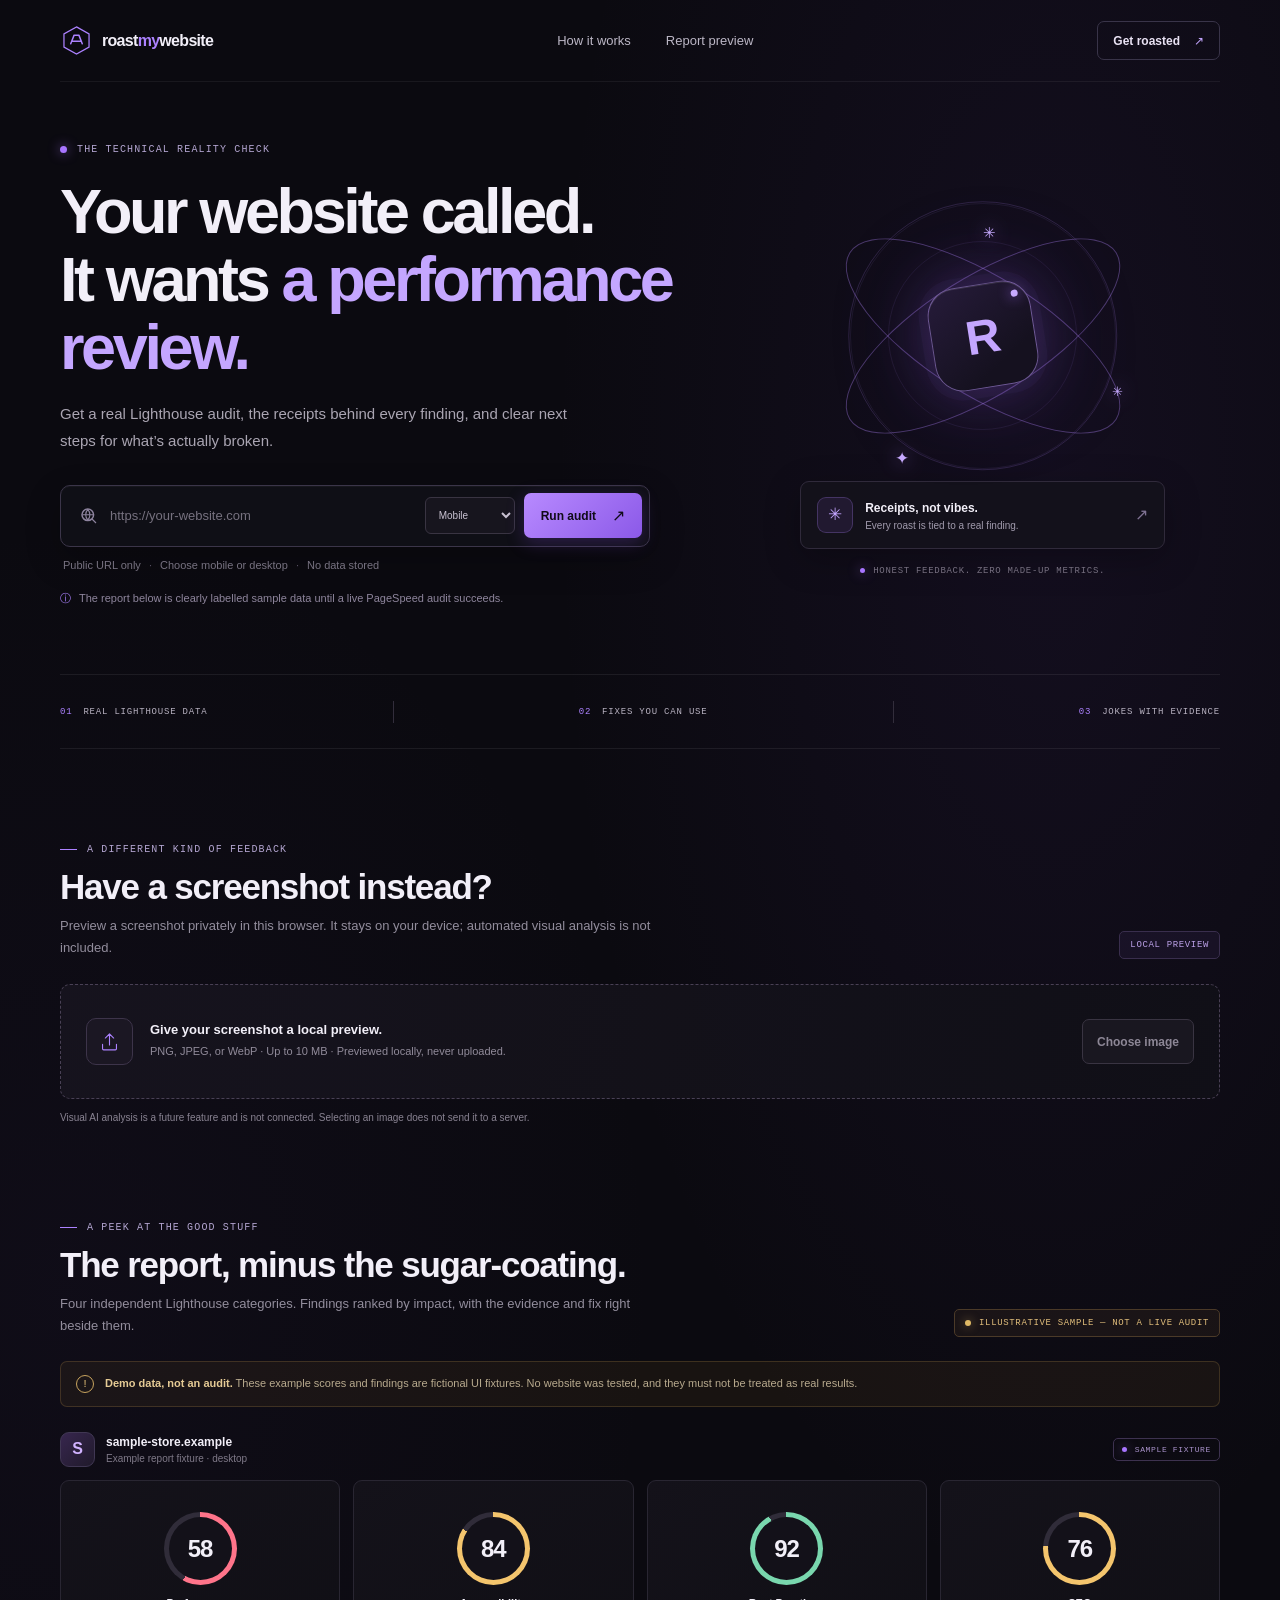
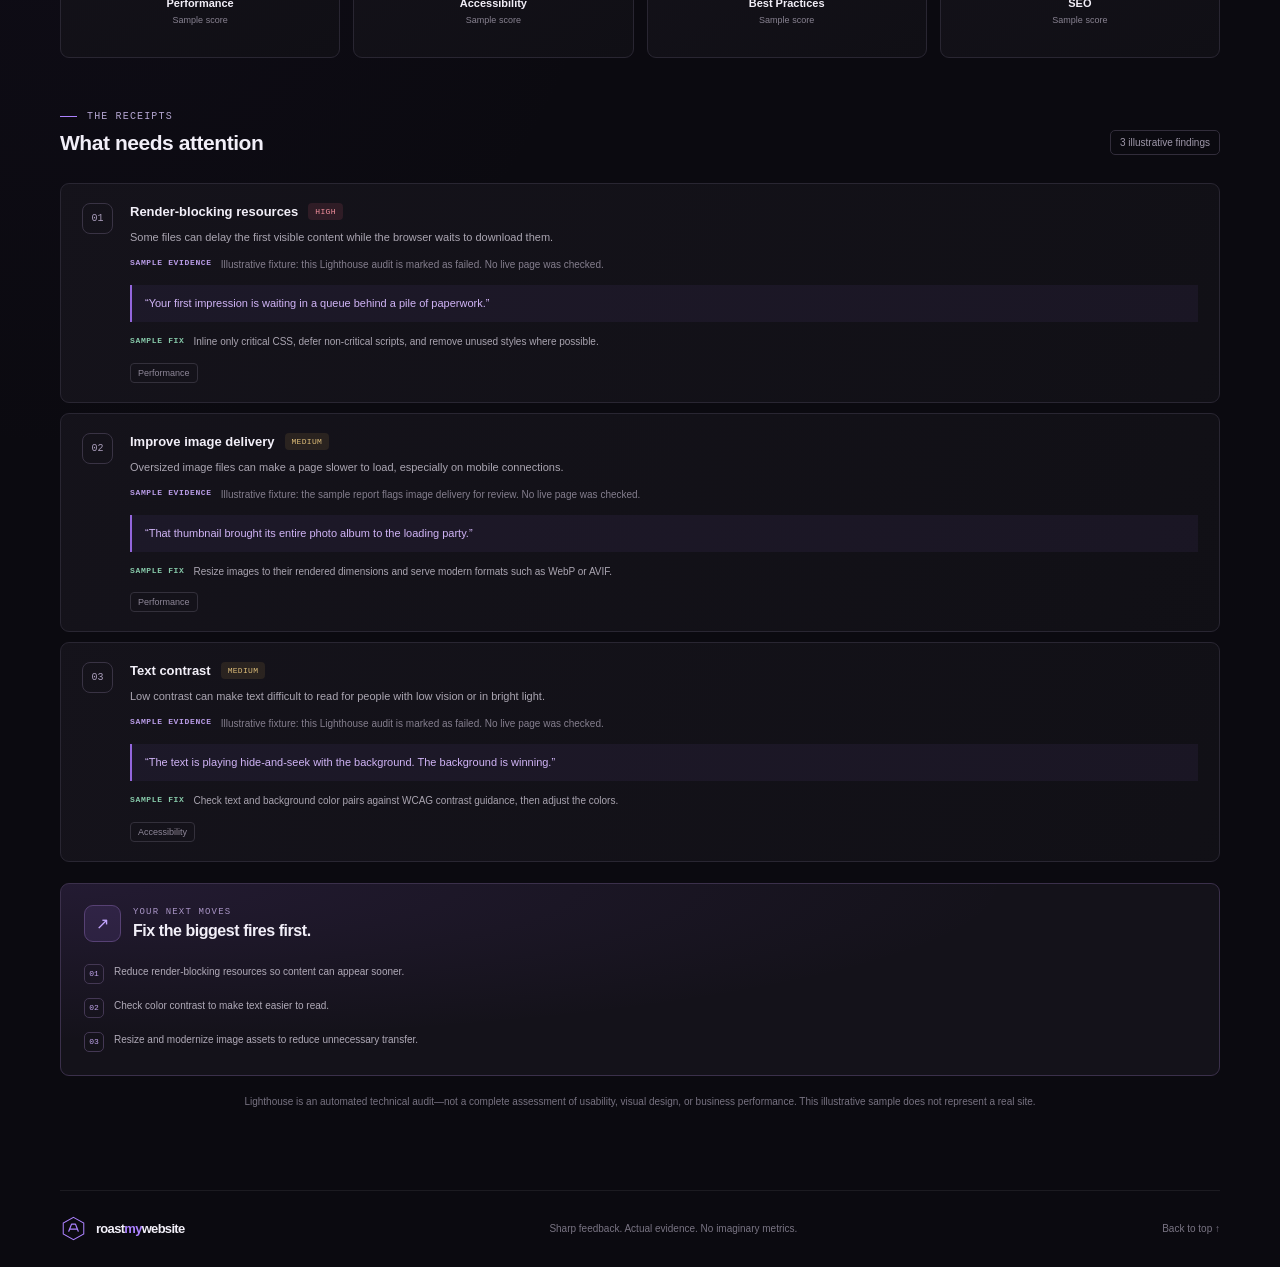
<file: index.html>
<!doctype html>
<html lang="en">
  <head>
    <meta charset="utf-8">
    <meta name="viewport" content="width=device-width, initial-scale=1">
    <meta name="theme-color" content="#0b0a10">
    <meta
      name="description"
      content="Real Lighthouse website audits, evidence-led findings, and practical fixes."
    >
    <title>Roast My Website — honest audits, sharper feedback</title>
    <link rel="stylesheet" href="./static/css/styles.css">
    <script src="./static/js/sample-report.js" defer></script>
    <script src="./static/js/screenshot.js" defer></script>
    <script src="./static/js/app.js" defer></script>
  </head>
  <body>
    <a class="skip-link" href="#main">Skip to content</a>
    <div class="site-shell">
      <header class="site-header">
        <a class="brand" href="#" aria-label="Roast My Website home">
          <span class="brand-mark" aria-hidden="true">
            <svg viewBox="0 0 40 40" fill="none">
              <path d="M20 3.5 35.2 12v16L20 36.5 4.8 28V12L20 3.5Z" stroke="currentColor" stroke-width="1.5"/>
              <path d="m13 24 4.1-10.5h5.8L27 24m-11.6-3.1h9.2" stroke="currentColor" stroke-width="1.8" stroke-linecap="round" stroke-linejoin="round"/>
            </svg>
          </span>
          <span class="brand-name">roast<span>my</span>website</span>
        </a>

        <nav class="main-nav" aria-label="Main navigation">
          <a href="#how-it-works">How it works</a>
          <a href="#sample-report">Report preview</a>
        </nav>
        <a class="header-cta" href="#audit">Get roasted <span aria-hidden="true">↗</span></a>
      </header>

      <main id="main">
        <section class="hero" id="audit" aria-labelledby="hero-title">
          <div class="hero-copy">
            <div class="eyebrow"><span class="status-dot"></span> THE TECHNICAL REALITY CHECK</div>
            <h1 id="hero-title">Your website called.<br>It wants <span>a performance review.</span></h1>
            <p class="hero-description">
              Get a real Lighthouse audit, the receipts behind every finding, and clear next steps for what’s actually broken.
            </p>
            <form class="audit-form" id="audit-form" novalidate>
              <label class="visually-hidden" for="website-url">Website URL</label>
              <span class="input-icon" aria-hidden="true">
                <svg viewBox="0 0 20 20" fill="none">
                  <circle cx="8.8" cy="8.8" r="5.8" stroke="currentColor" stroke-width="1.5"/>
                  <path d="m13 13 4 4M3.5 8.8h10.6M8.8 3.5c1.4 1.5 2.1 3.2 2.1 5.3s-.7 3.8-2.1 5.3M8.8 3.5C7.4 5 6.7 6.7 6.7 8.8s.7 3.8 2.1 5.3" stroke="currentColor" stroke-width="1.1"/>
                </svg>
              </span>
              <input
                id="website-url"
                name="url"
                type="url"
                placeholder="https://your-website.com"
                autocomplete="url"
                spellcheck="false"
                aria-describedby="url-hint url-error"
                required
              >
              <label class="visually-hidden" for="audit-strategy">Audit device</label>
              <select id="audit-strategy" name="strategy" aria-label="Audit device">
                <option value="mobile">Mobile</option>
                <option value="desktop">Desktop</option>
              </select>
              <button class="button button-primary" type="submit">
                <span>Run audit</span><span aria-hidden="true">↗</span>
              </button>
            </form>
            <p class="form-hint" id="url-hint">Public URL only <span aria-hidden="true">·</span> Choose mobile or desktop <span aria-hidden="true">·</span> No data stored</p>
            <p class="form-error" id="url-error" role="alert" hidden></p>
            <p class="audit-status" id="audit-status" role="status" aria-live="polite" hidden></p>
            <p class="prototype-note" id="prototype-note">
              <span aria-hidden="true">ⓘ</span> The report below is clearly labelled sample data until a live PageSpeed audit succeeds.
            </p>
          </div>

          <aside class="hero-aside" aria-label="Audit principles">
            <div class="orbital-art" aria-hidden="true">
              <div class="orbit orbit-one"></div>
              <div class="orbit orbit-two"></div>
              <div class="orbit orbit-three"></div>
              <div class="orbit-core"><span>R</span><i></i></div>
              <span class="orbit-spark spark-one">✳</span>
              <span class="orbit-spark spark-two">✳</span>
              <span class="orbit-spark spark-three">✦</span>
            </div>
            <div class="principle-card">
              <div class="principle-icon" aria-hidden="true">✳</div>
              <div>
                <strong>Receipts, not vibes.</strong>
                <p>Every roast is tied to a real finding.</p>
              </div>
              <span class="principle-arrow" aria-hidden="true">↗</span>
            </div>
            <div class="aside-footnote"><span class="status-dot"></span> HONEST FEEDBACK. ZERO MADE-UP METRICS.</div>
          </aside>
        </section>

        <section class="section-divider" id="how-it-works" aria-label="Product principles">
          <div><span class="divider-number">01</span><span>REAL LIGHTHOUSE DATA</span></div>
          <span class="divider-line" aria-hidden="true"></span>
          <div><span class="divider-number">02</span><span>FIXES YOU CAN USE</span></div>
          <span class="divider-line" aria-hidden="true"></span>
          <div><span class="divider-number">03</span><span>JOKES WITH EVIDENCE</span></div>
        </section>

        <section class="screenshot-section" aria-labelledby="screenshot-title">
          <div class="section-heading">
            <div>
              <p class="eyebrow"><span class="eyebrow-dash"></span> A DIFFERENT KIND OF FEEDBACK</p>
              <h2 id="screenshot-title">Have a screenshot instead?</h2>
              <p class="section-description">Preview a screenshot privately in this browser. It stays on your device; automated visual analysis is not included.</p>
            </div>
            <span class="phase-chip">LOCAL PREVIEW</span>
          </div>
          <div class="upload-panel">
            <div class="upload-icon" aria-hidden="true">
              <svg viewBox="0 0 36 36" fill="none">
                <path d="M18 23V7m0 0-6 6m6-6 6 6M8 22v6.5c0 .8.7 1.5 1.5 1.5h17c.8 0 1.5-.7 1.5-1.5V22" stroke="currentColor" stroke-width="1.6" stroke-linecap="round" stroke-linejoin="round"/>
              </svg>
            </div>
            <div class="upload-copy">
              <strong>Give your screenshot a local preview.</strong>
              <span>PNG, JPEG, or WebP · Up to 10 MB · Previewed locally, never uploaded.</span>
            </div>
            <input class="visually-hidden" id="screenshot-input" type="file" accept=".png,.jpg,.jpeg,.webp,image/png,image/jpeg,image/webp" aria-describedby="screenshot-help screenshot-status">
            <label class="button button-secondary upload-button" for="screenshot-input">Choose image</label>
          </div>
          <p class="screenshot-help" id="screenshot-help">Visual AI analysis is a future feature and is not connected. Selecting an image does not send it to a server.</p>
          <p class="screenshot-status" id="screenshot-status" role="status" aria-live="polite"></p>
          <div class="screenshot-preview" id="screenshot-preview" hidden>
            <div class="screenshot-preview-image">
              <img id="screenshot-image" alt="Local preview of the selected website screenshot">
            </div>
            <div class="screenshot-preview-details">
              <div>
                <strong id="screenshot-filename"></strong>
                <span id="screenshot-filesize"></span>
              </div>
              <button class="button button-secondary screenshot-clear" id="screenshot-clear" type="button">Remove image</button>
            </div>
          </div>
        </section>

        <section class="report-section" id="sample-report" aria-labelledby="report-title">
          <div class="section-heading report-heading">
            <div>
              <p class="eyebrow"><span class="eyebrow-dash"></span> A PEEK AT THE GOOD STUFF</p>
              <h2 id="report-title">The report, minus the sugar-coating.</h2>
              <p class="section-description">Four independent Lighthouse categories. Findings ranked by impact, with the evidence and fix right beside them.</p>
            </div>
            <span class="sample-badge" id="report-badge"><span class="sample-dot"></span> ILLUSTRATIVE SAMPLE — NOT A LIVE AUDIT</span>
          </div>

          <div class="sample-banner" id="sample-banner" role="note">
            <span class="sample-banner-icon" aria-hidden="true">!</span>
            <p><strong>Demo data, not an audit.</strong> These example scores and findings are fictional UI fixtures. No website was tested, and they must not be treated as real results.</p>
          </div>

          <div class="report-meta">
            <div class="report-site">
              <span class="site-favicon" id="site-favicon" aria-hidden="true">S</span>
              <div><strong id="report-site-name">sample-store.example</strong><span id="report-site-meta">Example report fixture · Desktop</span></div>
            </div>
            <span class="report-meta-label" id="report-source"><span class="status-dot"></span> SAMPLE FIXTURE</span>
          </div>

          <div class="score-grid" id="score-grid" aria-label="Illustrative Lighthouse category scores"></div>

          <div class="findings-header">
            <div>
              <p class="eyebrow"><span class="eyebrow-dash"></span> THE RECEIPTS</p>
              <h3>What needs attention</h3>
            </div>
            <span class="finding-count" id="finding-count"></span>
          </div>
          <div class="audit-status-summary" id="audit-status-summary" aria-label="Lighthouse audit status counts" hidden></div>
          <p class="audit-status-explainer" id="audit-status-explainer" hidden>
            Only automatically scored failures are listed below. Manual or informational audits are not counted as passes; unavailable includes missing data and checks Lighthouse did not automatically score.
          </p>
          <div class="findings-list" id="findings-list"></div>

          <aside class="priority-card" id="priority-card" aria-labelledby="priority-title">
            <div class="priority-heading">
              <span class="priority-icon" aria-hidden="true">↗</span>
              <div>
                <p class="eyebrow">YOUR NEXT MOVES</p>
                <h3 id="priority-title">Fix the biggest fires first.</h3>
              </div>
            </div>
            <p class="priority-intro" id="priority-intro" hidden>
              Categories appear from lowest to highest reported Lighthouse score. Within each category, failed checks are ordered by Lighthouse scoring weight; weights are not compared across categories.
            </p>
            <ol class="priority-list" id="priority-list"></ol>
          </aside>
          <p class="report-disclaimer" id="report-disclaimer">Lighthouse is an automated technical audit—not a complete assessment of usability, visual design, or business performance. This illustrative sample does not represent a real site.</p>
        </section>
      </main>

      <footer class="site-footer">
        <a class="brand footer-brand" href="#" aria-label="Roast My Website home">
          <span class="brand-mark" aria-hidden="true">
            <svg viewBox="0 0 40 40" fill="none">
              <path d="M20 3.5 35.2 12v16L20 36.5 4.8 28V12L20 3.5Z" stroke="currentColor" stroke-width="1.5"/>
              <path d="m13 24 4.1-10.5h5.8L27 24m-11.6-3.1h9.2" stroke="currentColor" stroke-width="1.8" stroke-linecap="round" stroke-linejoin="round"/>
            </svg>
          </span>
          <span class="brand-name">roast<span>my</span>website</span>
        </a>
        <p>Sharp feedback. Actual evidence. No imaginary metrics.</p>
        <a class="footer-top" href="#main">Back to top ↑</a>
      </footer>
    </div>
  </body>
</html>
</file>
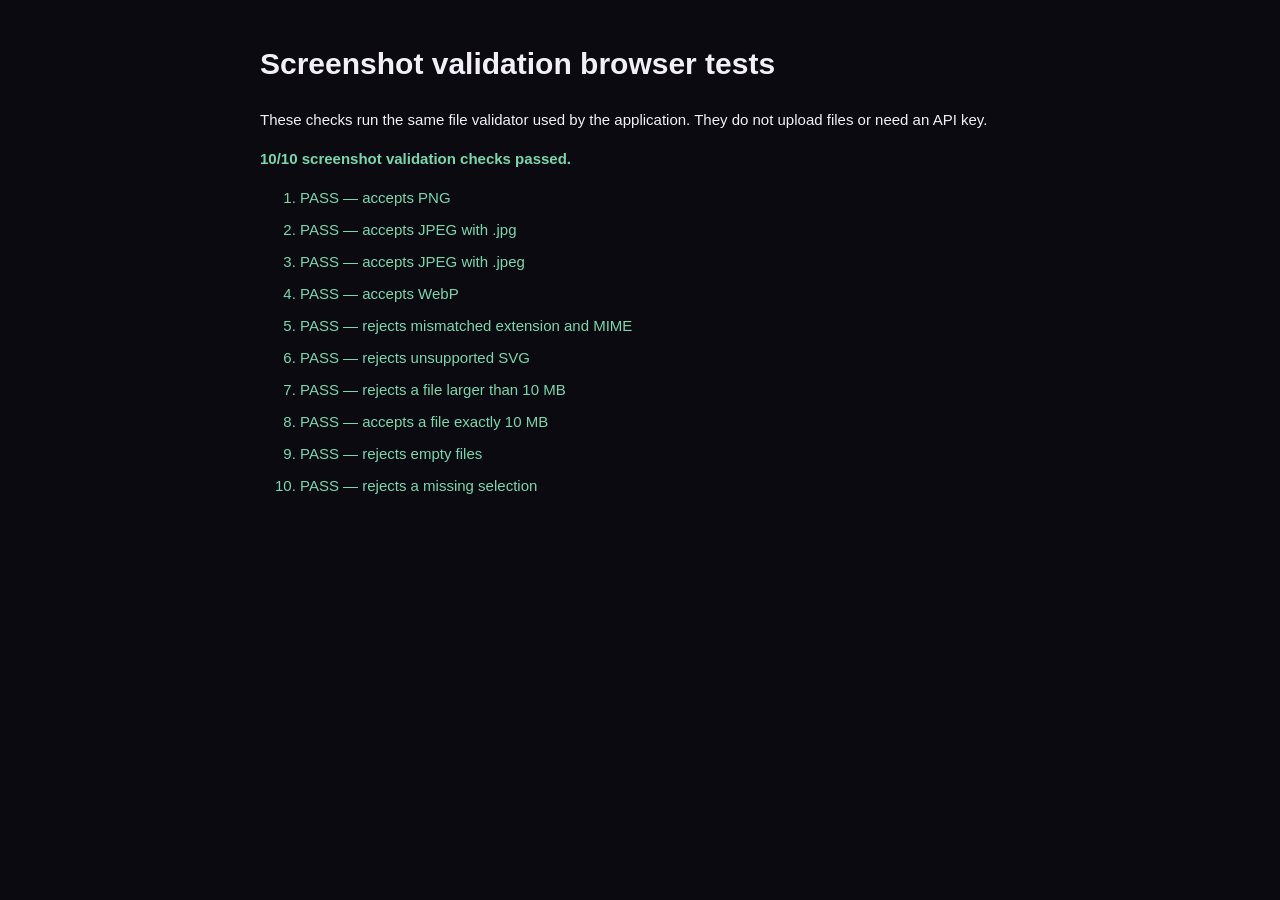
<file: tests/browser-tests.html>
<!doctype html>
<html lang="en">
  <head>
    <meta charset="utf-8">
    <meta name="viewport" content="width=device-width, initial-scale=1">
    <title>Roast My Website — browser tests</title>
    <style>
      body {
        max-width: 760px;
        margin: 40px auto;
        padding: 0 20px;
        background: #0b0a10;
        color: #f2eff8;
        font: 15px/1.6 "Segoe UI", sans-serif;
      }
      li {
        margin: 8px 0;
      }
      .pass {
        color: #79d7ae;
      }
      .fail {
        color: #ff748a;
      }
      #summary {
        font-weight: 700;
      }
    </style>
    <script src="../static/js/screenshot.js" defer></script>
    <script src="browser-tests.js" defer></script>
  </head>
  <body>
    <main>
      <h1>Screenshot validation browser tests</h1>
      <p>These checks run the same file validator used by the application. They do not upload files or need an API key.</p>
      <p id="summary" role="status" aria-live="polite">Running checks…</p>
      <ol id="results"></ol>
    </main>
  </body>
</html>
</file>
<file: static/css/styles.css>
:root {
  color-scheme: dark;
  --bg: #0b0a10;
  --surface: #111017;
  --surface-raised: #15131d;
  --surface-soft: #191621;
  --line: #272431;
  --line-bright: #393449;
  --text: #f2eff8;
  --muted: #a09aac;
  --subtle: #716d7b;
  --purple: #ac82ff;
  --purple-bright: #c4a6ff;
  --purple-dark: #7142d8;
  --rose: #ff748a;
  --amber: #f4c56d;
  --green: #79d7ae;
  --mono: "Cascadia Code", Consolas, monospace;
  --sans: "Segoe UI", Arial, sans-serif;
  --display: "Bahnschrift", "Segoe UI", Arial, sans-serif;
  font-family: var(--sans);
  background: var(--bg);
  color: var(--text);
  font-synthesis: none;
  text-rendering: optimizeLegibility;
  -webkit-font-smoothing: antialiased;
}

* {
  box-sizing: border-box;
}

html {
  scroll-behavior: smooth;
  scroll-padding-top: 88px;
}

body {
  min-width: 320px;
  margin: 0;
  background:
    radial-gradient(ellipse at 82% 16%, rgb(91 50 154 / 11%), transparent 31rem),
    radial-gradient(ellipse at 5% 45%, rgb(62 40 102 / 9%), transparent 37rem),
    var(--bg);
}

button,
input {
  font: inherit;
}

button,
a,
input {
  -webkit-tap-highlight-color: transparent;
}

a {
  color: inherit;
  text-decoration: none;
}

button:focus-visible,
a:focus-visible,
input:focus-visible {
  outline: 2px solid var(--purple-bright);
  outline-offset: 4px;
}

.site-shell {
  width: min(1160px, calc(100% - 64px));
  margin-inline: auto;
}

.skip-link,
.visually-hidden {
  position: absolute;
  width: 1px;
  height: 1px;
  padding: 0;
  overflow: hidden;
  clip: rect(0, 0, 0, 0);
  white-space: nowrap;
  border: 0;
}

.skip-link:focus {
  z-index: 10;
  top: 12px;
  left: 12px;
  width: auto;
  height: auto;
  padding: 10px 14px;
  clip: auto;
  background: var(--surface-raised);
}

.site-header {
  display: flex;
  height: 82px;
  align-items: center;
  justify-content: space-between;
  border-bottom: 1px solid rgb(255 255 255 / 6%);
}

.brand {
  display: inline-flex;
  align-items: center;
  gap: 9px;
}

.brand-mark {
  display: grid;
  width: 33px;
  height: 33px;
  color: var(--purple);
  place-items: center;
}

.brand-mark svg {
  width: 100%;
}

.brand-name {
  font-family: var(--display);
  font-size: 16px;
  font-weight: 700;
  letter-spacing: -0.7px;
}

.brand-name span {
  color: var(--purple);
}

.main-nav {
  display: flex;
  gap: 35px;
  align-items: center;
  color: #bcb7c6;
  font-size: 13px;
}

.main-nav a,
.footer-top {
  transition: color 160ms ease;
}

.main-nav a:hover,
.footer-top:hover {
  color: var(--purple-bright);
}

.header-cta {
  display: inline-flex;
  min-height: 39px;
  align-items: center;
  gap: 14px;
  padding: 0 15px;
  border: 1px solid var(--line-bright);
  border-radius: 7px;
  color: #e9e2f4;
  font-size: 12px;
  font-weight: 600;
  transition: border-color 160ms ease, background 160ms ease;
}

.header-cta:hover {
  border-color: #8e6bcc;
  background: rgb(172 130 255 / 8%);
}

.header-cta span {
  color: var(--purple-bright);
}

.hero {
  position: relative;
  display: grid;
  min-height: 592px;
  grid-template-columns: 1.16fr 0.84fr;
  align-items: center;
  gap: 30px;
  padding: 56px 0 61px;
}

.hero::before {
  position: absolute;
  z-index: -1;
  top: 5%;
  right: 0;
  width: 57%;
  height: 89%;
  background: radial-gradient(ellipse, rgb(103 56 174 / 12%), transparent 67%);
  content: "";
  pointer-events: none;
}

.eyebrow {
  display: flex;
  align-items: center;
  gap: 10px;
  margin: 0;
  color: #b3a5d0;
  font-family: var(--mono);
  font-size: 10px;
  letter-spacing: 1.15px;
}

.status-dot,
.sample-dot {
  width: 7px;
  height: 7px;
  flex: 0 0 7px;
  border-radius: 50%;
  background: #a875ff;
  box-shadow: 0 0 12px rgb(168 117 255 / 68%);
}

.hero h1 {
  max-width: 690px;
  margin: 22px 0 19px;
  font-family: var(--display);
  font-size: clamp(40px, 5.05vw, 63px);
  font-weight: 600;
  letter-spacing: -3.4px;
  line-height: 1.08;
}

.hero h1 span {
  color: var(--purple-bright);
}

.hero-description {
  max-width: 530px;
  margin: 0;
  color: #aaa5b2;
  font-size: 15px;
  line-height: 1.8;
}

.audit-form {
  display: flex;
  width: min(100%, 590px);
  min-height: 62px;
  align-items: center;
  gap: 9px;
  margin-top: 31px;
  padding: 7px 7px 7px 17px;
  border: 1px solid #3b3549;
  border-radius: 10px;
  background: rgb(17 16 23 / 88%);
  box-shadow: 0 13px 35px rgb(0 0 0 / 23%), inset 0 1px rgb(255 255 255 / 3%);
  transition: border-color 160ms ease, box-shadow 160ms ease;
}

.audit-form:focus-within {
  border-color: #9170c8;
  box-shadow: 0 0 0 3px rgb(172 130 255 / 10%);
}

.input-icon {
  display: grid;
  width: 21px;
  flex: 0 0 21px;
  color: #8e849f;
  place-items: center;
}

.input-icon svg {
  width: 20px;
}

.audit-form input {
  width: 100%;
  min-width: 0;
  border: 0;
  outline: 0;
  background: transparent;
  color: var(--text);
  font-size: 13px;
}

.audit-form select {
  min-height: 37px;
  flex: 0 0 auto;
  padding: 0 22px 0 9px;
  border: 1px solid #393442;
  border-radius: 6px;
  outline: 0;
  background: #17151e;
  color: #c8c1d1;
  font-size: 10px;
}

.audit-form select:focus-visible {
  outline: 2px solid var(--purple-bright);
  outline-offset: 2px;
}

.audit-form input::placeholder {
  color: #76717f;
}

.button {
  display: inline-flex;
  min-height: 45px;
  flex: 0 0 auto;
  align-items: center;
  justify-content: center;
  gap: 16px;
  border: 0;
  border-radius: 7px;
  font-size: 12px;
  font-weight: 700;
}

.button-primary {
  padding: 0 17px;
  background: linear-gradient(135deg, #b88aff, #8b59e8);
  box-shadow: 0 5px 18px rgb(126 72 214 / 27%);
  color: #100b18;
  cursor: pointer;
  transition: filter 160ms ease, transform 160ms ease;
}

.button-primary:hover {
  filter: brightness(1.12);
  transform: translateY(-1px);
}

.button-primary:disabled {
  filter: saturate(0.65);
  opacity: 0.78;
  cursor: wait;
  transform: none;
}

#audit-form[aria-busy="true"] .button-primary::before {
  width: 12px;
  height: 12px;
  border: 1.5px solid rgb(16 11 24 / 38%);
  border-top-color: #100b18;
  border-radius: 50%;
  animation: audit-spinner 700ms linear infinite;
  content: "";
}

@keyframes audit-spinner {
  to {
    transform: rotate(360deg);
  }
}

.button-primary span:last-child {
  font-size: 16px;
}

.form-hint {
  margin: 12px 0 0 3px;
  color: #777281;
  font-size: 11px;
}

.form-hint span {
  padding: 0 5px;
  color: #544e60;
}

.form-error {
  margin: 9px 0 0 3px;
  color: #ff9ba9;
  font-size: 12px;
}

.audit-status {
  margin: 9px 0 0 3px;
  color: #c1a6eb;
  font-size: 11px;
  line-height: 1.6;
}

.prototype-note {
  display: flex;
  align-items: flex-start;
  gap: 8px;
  max-width: 555px;
  margin: 19px 0 0;
  color: #8e859c;
  font-size: 11px;
  line-height: 1.6;
}

.prototype-note span {
  color: var(--purple);
}

.hero-aside {
  position: relative;
  display: flex;
  min-height: 445px;
  flex-direction: column;
  align-items: center;
  justify-content: center;
}

.orbital-art {
  position: relative;
  width: min(350px, 100%);
  aspect-ratio: 1;
  margin-top: -15px;
  filter: drop-shadow(0 0 44px rgb(104 64 171 / 13%));
}

.orbital-art::before,
.orbital-art::after {
  position: absolute;
  border: 1px solid rgb(178 138 246 / 9%);
  border-radius: 50%;
  content: "";
}

.orbital-art::before {
  inset: 12%;
}

.orbital-art::after {
  inset: 23%;
}

.orbit {
  position: absolute;
  inset: 50%;
  width: 90%;
  height: 34%;
  border: 1px solid rgb(174 130 250 / 37%);
  border-radius: 50%;
  transform: translate(-50%, -50%);
}

.orbit-one {
  transform: translate(-50%, -50%) rotate(32deg);
}

.orbit-two {
  transform: translate(-50%, -50%) rotate(-32deg);
}

.orbit-three {
  width: 77%;
  height: 77%;
  border-color: rgb(174 130 250 / 18%);
}

.orbit-core {
  position: absolute;
  top: 50%;
  left: 50%;
  display: grid;
  width: 104px;
  height: 104px;
  border: 1px solid rgb(191 155 255 / 50%);
  border-radius: 28px;
  background: linear-gradient(145deg, #261b3a, #15111f 73%);
  box-shadow: 0 0 0 9px rgb(146 100 219 / 5%), 0 0 65px rgb(145 94 233 / 30%), inset 0 1px 0 rgb(255 255 255 / 12%);
  color: var(--purple-bright);
  font-family: var(--display);
  font-size: 48px;
  font-weight: 600;
  place-items: center;
  transform: translate(-50%, -50%) rotate(-9deg);
}

.orbit-core i {
  position: absolute;
  top: 10px;
  right: 10px;
  width: 7px;
  height: 7px;
  border-radius: 50%;
  background: #c8aaff;
  box-shadow: 0 0 13px #a66cff;
}

.orbit-spark {
  position: absolute;
  color: #c7aaff;
  text-shadow: 0 0 18px rgb(175 127 255 / 75%);
}

.spark-one {
  top: 18%;
  left: 50%;
  font-size: 15px;
}

.spark-two {
  right: 10%;
  bottom: 32%;
  font-size: 13px;
}

.spark-three {
  bottom: 12%;
  left: 25%;
  font-size: 17px;
}

.principle-card {
  display: flex;
  width: min(365px, 100%);
  align-items: center;
  gap: 12px;
  margin-top: -30px;
  padding: 15px 16px;
  border: 1px solid #302a3b;
  border-radius: 9px;
  background: rgb(20 18 27 / 94%);
  box-shadow: 0 10px 35px rgb(0 0 0 / 25%);
}

.principle-icon {
  display: grid;
  width: 36px;
  height: 36px;
  flex: 0 0 36px;
  border: 1px solid rgb(174 130 250 / 25%);
  border-radius: 9px;
  background: rgb(154 103 240 / 10%);
  color: var(--purple-bright);
  font-size: 17px;
  place-items: center;
}

.principle-card strong {
  font-size: 12px;
  font-weight: 600;
}

.principle-card p {
  margin: 4px 0 0;
  color: var(--muted);
  font-size: 10px;
}

.principle-arrow {
  margin-left: auto;
  color: #807394;
}

.aside-footnote {
  display: flex;
  align-items: center;
  gap: 8px;
  margin-top: 17px;
  color: #777080;
  font-family: var(--mono);
  font-size: 9px;
  letter-spacing: 0.7px;
}

.aside-footnote .status-dot {
  width: 5px;
  height: 5px;
  flex-basis: 5px;
}

.section-divider {
  display: flex;
  min-height: 75px;
  align-items: center;
  justify-content: space-between;
  gap: 22px;
  border-block: 1px solid rgb(255 255 255 / 7%);
  color: #b8b2c1;
  font-family: var(--mono);
  font-size: 9px;
  letter-spacing: 0.8px;
}

.section-divider > div {
  display: flex;
  align-items: center;
  gap: 11px;
  white-space: nowrap;
}

.divider-number {
  color: var(--purple);
}

.divider-line {
  width: 1px;
  height: 22px;
  background: #322d3b;
}

.screenshot-section,
.report-section {
  padding-top: 95px;
}

.section-heading {
  display: flex;
  align-items: flex-end;
  justify-content: space-between;
  gap: 25px;
}

.eyebrow-dash {
  width: 17px;
  height: 1px;
  background: var(--purple);
}

.section-heading h2 {
  margin: 12px 0 8px;
  font-family: var(--display);
  font-size: clamp(25px, 3.2vw, 35px);
  font-weight: 600;
  letter-spacing: -1.2px;
}

.section-description {
  max-width: 610px;
  margin: 0;
  color: #928d9c;
  font-size: 13px;
  line-height: 1.7;
}

.phase-chip,
.sample-badge,
.report-meta-label {
  display: inline-flex;
  align-items: center;
  gap: 8px;
  padding: 8px 10px;
  border: 1px solid #392e4d;
  border-radius: 5px;
  background: rgb(145 96 220 / 7%);
  color: #bca1e8;
  font-family: var(--mono);
  font-size: 9px;
  letter-spacing: 0.65px;
  white-space: nowrap;
}

.upload-panel {
  display: flex;
  min-height: 115px;
  align-items: center;
  gap: 17px;
  margin-top: 25px;
  padding: 22px 25px;
  border: 1px dashed #494055;
  border-radius: 10px;
  background: linear-gradient(105deg, rgb(23 20 30 / 95%), rgb(17 16 23 / 95%));
}

.upload-panel:focus-within {
  border-color: #8c6ac2;
}

.upload-icon {
  display: grid;
  width: 47px;
  height: 47px;
  flex: 0 0 47px;
  border: 1px solid #3d344a;
  border-radius: 10px;
  background: #1b1723;
  color: var(--purple);
  place-items: center;
}

.upload-icon svg {
  width: 25px;
}

.upload-copy {
  display: flex;
  min-width: 0;
  flex-direction: column;
  gap: 6px;
}

.upload-copy strong {
  font-size: 13px;
  font-weight: 600;
}

.upload-copy span {
  color: #918b9a;
  font-size: 11px;
  line-height: 1.6;
}

.button-secondary {
  min-width: 112px;
  margin-left: auto;
  padding: 0 14px;
  border: 1px solid #393442;
  background: #191720;
  color: #8d8796;
  cursor: pointer;
  transition: border-color 160ms ease, color 160ms ease, background 160ms ease;
}

.button-secondary:hover {
  border-color: #75579f;
  background: #211a2b;
  color: #d9c5f5;
}

.upload-button {
  display: inline-flex;
  min-width: 112px;
  margin-left: auto;
  cursor: pointer;
}

.upload-button:focus-within {
  outline: 2px solid var(--purple-bright);
  outline-offset: 3px;
}

#screenshot-input:focus-visible + .upload-button {
  outline: 2px solid var(--purple-bright);
  outline-offset: 3px;
}

.screenshot-help,
.screenshot-status {
  margin: 11px 0 0;
  color: #898392;
  font-size: 10px;
  line-height: 1.65;
}

.screenshot-status {
  min-height: 1.65em;
  color: #a993ca;
}

.screenshot-status:empty {
  display: none;
}

.screenshot-status-error {
  color: #ff9ba9;
}

.screenshot-preview {
  margin-top: 13px;
  overflow: hidden;
  border: 1px solid #37313f;
  border-radius: 9px;
  background: #121117;
}

.screenshot-preview-image {
  display: grid;
  min-height: 130px;
  max-height: 430px;
  padding: 15px;
  background-color: #100e15;
  background-image:
    linear-gradient(45deg, #18151e 25%, transparent 25%),
    linear-gradient(-45deg, #18151e 25%, transparent 25%),
    linear-gradient(45deg, transparent 75%, #18151e 75%),
    linear-gradient(-45deg, transparent 75%, #18151e 75%);
  background-position: 0 0, 0 9px, 9px -9px, -9px 0;
  background-size: 18px 18px;
  place-items: center;
}

.screenshot-preview-image img {
  display: block;
  width: auto;
  max-width: 100%;
  max-height: 400px;
  border: 1px solid #37313f;
  border-radius: 4px;
  object-fit: contain;
}

.screenshot-preview-details {
  display: flex;
  align-items: center;
  justify-content: space-between;
  gap: 14px;
  padding: 12px 14px;
  border-top: 1px solid #302b37;
}

.screenshot-preview-details > div {
  display: flex;
  min-width: 0;
  flex-direction: column;
  gap: 5px;
}

.screenshot-preview-details strong {
  overflow: hidden;
  color: #d9d3e0;
  font-size: 11px;
  font-weight: 600;
  text-overflow: ellipsis;
  white-space: nowrap;
}

.screenshot-preview-details span {
  color: #898392;
  font-family: var(--mono);
  font-size: 9px;
}

.screenshot-clear {
  min-height: 34px;
  min-width: 105px;
  padding-inline: 10px;
  font-size: 10px;
}

.report-section {
  padding-bottom: 80px;
}

.report-heading {
  margin-bottom: 24px;
}

.sample-badge {
  border-color: #4b3a28;
  background: rgb(191 143 58 / 7%);
  color: #e0bd7b;
}

.sample-badge.live-report-badge {
  border-color: #315341;
  background: rgb(68 159 111 / 8%);
  color: #9bd3b2;
}

.live-report-badge .sample-dot {
  background: #7dd6a5;
  box-shadow: 0 0 10px rgb(125 214 165 / 55%);
}

.sample-dot {
  width: 6px;
  height: 6px;
  flex-basis: 6px;
  background: #dfb965;
  box-shadow: 0 0 10px rgb(223 185 101 / 55%);
}

.sample-banner {
  display: flex;
  align-items: flex-start;
  gap: 11px;
  padding: 13px 15px;
  border: 1px solid rgb(208 166 87 / 20%);
  border-radius: 7px;
  background: rgb(189 139 53 / 7%);
}

.sample-banner-icon {
  display: grid;
  width: 18px;
  height: 18px;
  flex: 0 0 18px;
  border: 1px solid #c8a45e;
  border-radius: 50%;
  color: #e3bf77;
  font-family: var(--mono);
  font-size: 11px;
  place-items: center;
}

.sample-banner p {
  margin: 0;
  color: #b8aa8e;
  font-size: 11px;
  line-height: 1.6;
}

.sample-banner strong {
  color: #e6cb95;
}

.report-meta {
  display: flex;
  align-items: center;
  justify-content: space-between;
  gap: 18px;
  margin: 25px 0 13px;
}

.report-site {
  display: flex;
  align-items: center;
  gap: 11px;
}

.site-favicon {
  display: grid;
  width: 35px;
  height: 35px;
  border: 1px solid #403753;
  border-radius: 9px;
  background: linear-gradient(135deg, #37264e, #201a2b);
  color: #d1b3ff;
  font-family: var(--display);
  font-size: 16px;
  font-weight: 600;
  place-items: center;
}

.report-site > div {
  display: flex;
  flex-direction: column;
  gap: 4px;
}

.report-site strong {
  font-size: 12px;
}

.report-site > div span {
  color: #7f7988;
  font-size: 10px;
}

.report-meta-label {
  padding: 6px 8px;
  border-color: #3d324f;
  background: transparent;
  color: #ab94cd;
  font-size: 8px;
}

.report-meta-label .status-dot {
  width: 5px;
  height: 5px;
  flex-basis: 5px;
}

.score-grid {
  display: grid;
  grid-template-columns: repeat(4, minmax(0, 1fr));
  gap: 13px;
}

.score-card {
  display: flex;
  min-height: 178px;
  flex-direction: column;
  align-items: center;
  justify-content: center;
  padding: 18px;
  border: 1px solid #292632;
  border-radius: 9px;
  background: linear-gradient(150deg, #14121a, #100f15);
}

.score-ring {
  --score-color: var(--purple);
  position: relative;
  display: grid;
  width: 73px;
  height: 73px;
  margin-bottom: 12px;
  border-radius: 50%;
  background: conic-gradient(var(--score-color) calc(var(--score) * 1%), #302c39 0);
  place-items: center;
}

.score-ring::before {
  position: absolute;
  inset: 5px;
  border-radius: inherit;
  background: #131119;
  content: "";
}

.score-ring.score-rose {
  --score-color: var(--rose);
}

.score-ring.score-amber {
  --score-color: var(--amber);
}

.score-ring.score-green {
  --score-color: var(--green);
}

.score-number {
  position: relative;
  font-family: var(--display);
  font-size: 24px;
  font-weight: 600;
  letter-spacing: -1px;
}

.score-unavailable {
  display: grid;
  width: 73px;
  height: 73px;
  margin-bottom: 12px;
  border: 1px dashed #484351;
  border-radius: 50%;
  color: #aaa4b2;
  font-family: var(--display);
  font-size: 29px;
  place-items: center;
}

.score-label {
  font-size: 11px;
  font-weight: 600;
  text-align: center;
}

.score-status {
  margin-top: 6px;
  color: #888291;
  font-size: 9px;
}

.status-rose {
  color: #e993a0;
}

.status-amber {
  color: #dfbd79;
}

.status-green {
  color: #84c9a9;
}

.findings-header {
  display: flex;
  align-items: flex-end;
  justify-content: space-between;
  margin: 53px 0 17px;
}

.findings-header h3,
.priority-heading h3 {
  margin: 9px 0 0;
  font-family: var(--display);
  font-size: 21px;
  font-weight: 600;
  letter-spacing: -0.45px;
}

.finding-count {
  padding: 6px 9px;
  border: 1px solid #322d3b;
  border-radius: 5px;
  color: #9f98aa;
  font-size: 10px;
}

.findings-list {
  display: grid;
  gap: 10px;
}

.audit-status-summary {
  display: flex;
  gap: 8px;
  flex-wrap: wrap;
  margin: -3px 0 14px;
}

.audit-status-count {
  padding: 6px 8px;
  border: 1px solid #383340;
  border-radius: 5px;
  color: #b3adba;
  font-family: var(--mono);
  font-size: 9px;
}

.audit-status-explainer {
  margin: -5px 0 13px;
  color: #85808e;
  font-size: 10px;
  line-height: 1.6;
}

.audit-count-failed {
  border-color: rgb(233 100 122 / 35%);
  color: #f18e9c;
}

.audit-count-passed {
  border-color: rgb(121 215 174 / 25%);
  color: #93d1b2;
}

.audit-count-not_applicable {
  color: #aaa3b1;
}

.audit-count-unavailable {
  border-color: rgb(215 168 81 / 25%);
  color: #d9bd83;
}

.audit-empty-state {
  margin: 0;
  padding: 17px 19px;
  border: 1px solid #302d38;
  border-radius: 8px;
  background: #14121a;
  color: #aaa4b2;
  font-size: 11px;
  line-height: 1.7;
}

.finding-card {
  display: grid;
  grid-template-columns: 34px minmax(0, 1fr);
  gap: 14px;
  padding: 19px 21px;
  border: 1px solid #292632;
  border-radius: 9px;
  background: linear-gradient(115deg, rgb(21 19 27 / 98%), rgb(17 16 22 / 98%));
}

.finding-index {
  display: grid;
  width: 31px;
  height: 31px;
  border: 1px solid #393344;
  border-radius: 8px;
  color: #a99dbb;
  font-family: var(--mono);
  font-size: 10px;
  place-items: center;
}

.finding-content {
  min-width: 0;
}

.finding-title-line {
  display: flex;
  align-items: center;
  gap: 10px;
  flex-wrap: wrap;
}

.finding-title-line h4 {
  margin: 0;
  font-size: 13px;
  font-weight: 600;
}

.severity {
  padding: 4px 7px;
  border-radius: 4px;
  font-family: var(--mono);
  font-size: 8px;
  letter-spacing: 0.3px;
  text-transform: uppercase;
}

.severity-high {
  background: rgb(233 100 122 / 12%);
  color: #f18e9c;
}

.severity-medium {
  background: rgb(215 168 81 / 11%);
  color: #ddbd79;
}

.finding-impact {
  margin: 8px 0 0;
  color: #aaa5b1;
  font-size: 11px;
  line-height: 1.65;
}

.finding-evidence {
  display: flex;
  gap: 9px;
  margin: 11px 0 0;
  color: #847e8d;
  font-size: 10px;
  line-height: 1.6;
}

.finding-evidence strong,
.finding-fix strong {
  flex: 0 0 auto;
  color: #b99ce7;
  font-family: var(--mono);
  font-size: 8px;
  letter-spacing: 0.65px;
}

.finding-guidance {
  display: flex;
  gap: 9px;
  margin: 11px 0 0;
  color: #9d97a5;
  font-size: 10px;
  line-height: 1.65;
}

.finding-guidance strong {
  flex: 0 0 auto;
  color: #b99ce7;
  font-family: var(--mono);
  font-size: 8px;
  letter-spacing: 0.65px;
}

.finding-roast {
  margin: 12px 0;
  padding: 10px 13px;
  border-left: 2px solid #9366dc;
  background: rgb(133 87 202 / 8%);
  color: #d0b4f6;
  font-size: 11px;
  font-style: normal;
  line-height: 1.55;
}

.finding-fix {
  display: flex;
  gap: 9px;
  margin: 0;
  color: #aaa5b1;
  font-size: 10px;
  line-height: 1.65;
}

.finding-fix strong {
  color: #87caaa;
}

.finding-category {
  display: inline-block;
  margin-top: 12px;
  padding: 4px 7px;
  border: 1px solid #33303b;
  border-radius: 4px;
  color: #8e8798;
  font-size: 9px;
}

.priority-card {
  margin-top: 21px;
  padding: 21px 23px 23px;
  border: 1px solid #3b304b;
  border-radius: 9px;
  background:
    radial-gradient(ellipse at 0% 0%, rgb(128 79 196 / 14%), transparent 58%),
    #14121a;
}

.priority-heading {
  display: flex;
  align-items: center;
  gap: 12px;
}

.priority-icon {
  display: grid;
  width: 37px;
  height: 37px;
  flex: 0 0 37px;
  border: 1px solid #574174;
  border-radius: 9px;
  background: rgb(148 98 219 / 13%);
  color: var(--purple-bright);
  font-size: 16px;
  place-items: center;
}

.priority-heading .eyebrow {
  color: #a995c6;
  font-size: 9px;
}

.priority-heading h3 {
  margin-top: 5px;
  font-size: 16px;
}

.priority-intro {
  margin: 14px 0 0;
  color: #9993a1;
  font-size: 10px;
  line-height: 1.65;
}

.priority-list {
  display: grid;
  gap: 14px;
  margin: 22px 0 0;
  padding: 0;
  list-style: none;
  counter-reset: sample-priority;
}

.priority-list > .priority-category {
  display: block;
}

.priority-category-heading {
  display: flex;
  align-items: baseline;
  justify-content: space-between;
  gap: 12px;
  padding-bottom: 7px;
  border-bottom: 1px solid #302c38;
  color: #d0c4e1;
  font-size: 10px;
}

.priority-category-heading span {
  color: #8f8998;
  font-family: var(--mono);
  font-size: 8px;
}

.priority-finding-list {
  display: grid;
  gap: 7px;
  margin: 9px 0 0;
  padding: 0;
  list-style: none;
}

.priority-finding-list > li {
  display: flex;
  align-items: baseline;
  justify-content: space-between;
  gap: 14px;
  color: #b0aab8;
  font-size: 10px;
  line-height: 1.6;
}

.priority-finding-list a {
  color: #c5b9d5;
  text-decoration: underline;
  text-decoration-color: #57496a;
  text-underline-offset: 3px;
}

.priority-finding-list a:hover {
  color: var(--purple-bright);
}

.priority-weight {
  flex: 0 0 auto;
  color: #918b9a;
  font-family: var(--mono);
  font-size: 8px;
}

.priority-empty {
  color: #aaa4b2;
  font-size: 10px;
  line-height: 1.65;
}

.priority-list > .priority-sample-item {
  display: flex;
  align-items: flex-start;
  gap: 10px;
  color: #b0aab8;
  font-size: 10px;
  line-height: 1.6;
  counter-increment: sample-priority;
}

.priority-sample-item::before {
  display: grid;
  width: 18px;
  height: 18px;
  flex: 0 0 18px;
  border: 1px solid #443854;
  border-radius: 5px;
  color: #c2a6ee;
  content: counter(sample-priority, decimal-leading-zero);
  font-family: var(--mono);
  font-size: 8px;
  place-items: center;
}

.report-disclaimer {
  margin: 17px 0 0;
  color: #777281;
  font-size: 10px;
  line-height: 1.7;
  text-align: center;
}

.site-footer {
  display: flex;
  min-height: 77px;
  align-items: center;
  justify-content: space-between;
  gap: 20px;
  border-top: 1px solid rgb(255 255 255 / 7%);
}

.footer-brand .brand-mark {
  width: 27px;
  height: 27px;
}

.footer-brand .brand-name {
  font-size: 13px;
}

.site-footer > p,
.footer-top {
  color: #797483;
  font-size: 10px;
}

@media (min-width: 1500px) {
  .site-shell {
    width: min(1200px, calc(100% - 80px));
  }
}

@media (max-width: 900px) {
  .site-shell {
    width: min(100% - 48px, 760px);
  }

  .hero {
    min-height: auto;
    grid-template-columns: 1fr 0.76fr;
    gap: 10px;
    padding-block: 73px 68px;
  }

  .hero h1 {
    font-size: clamp(39px, 6vw, 53px);
    letter-spacing: -2.6px;
  }

  .hero-aside {
    min-height: 370px;
  }

  .orbital-art {
    width: 290px;
  }

  .section-divider {
    gap: 13px;
    font-size: 8px;
  }

  .section-divider > div {
    gap: 7px;
  }

  .priority-list {
    gap: 12px;
  }
}

@media (max-width: 680px) {
  .site-shell {
    width: calc(100% - 36px);
  }

  .site-header {
    height: 69px;
  }

  .brand-name {
    font-size: 14px;
  }

  .brand-mark {
    width: 29px;
    height: 29px;
  }

  .main-nav {
    display: none;
  }

  .header-cta {
    min-height: 35px;
    gap: 9px;
    padding-inline: 11px;
    font-size: 10px;
  }

  .hero {
    display: block;
    padding: 63px 0 45px;
  }

  .hero h1 {
    margin-top: 20px;
    font-size: clamp(38px, 10vw, 54px);
    letter-spacing: -2.4px;
  }

  .hero-description {
    max-width: 465px;
    font-size: 13px;
  }

  .audit-form {
    min-height: 58px;
    gap: 7px;
    padding-left: 12px;
  }

  .audit-form input {
    font-size: 11px;
  }

  .button-primary {
    min-height: 42px;
    gap: 8px;
    padding-inline: 12px;
    font-size: 10px;
  }

  .form-hint {
    font-size: 9px;
  }

  .prototype-note {
    font-size: 10px;
  }

  .hero-aside {
    display: none;
  }

  .section-divider {
    min-height: 66px;
    justify-content: space-around;
  }

  .section-divider > div {
    gap: 6px;
    font-size: 7px;
    letter-spacing: 0.25px;
  }

  .divider-number {
    font-size: 8px;
  }

  .divider-line {
    height: 17px;
  }

  .screenshot-section,
  .report-section {
    padding-top: 67px;
  }

  .section-heading {
    align-items: flex-start;
    gap: 12px;
  }

  .section-heading h2 {
    font-size: 27px;
  }

  .section-description {
    font-size: 11px;
  }

  .phase-chip {
    margin-top: 1px;
    padding: 7px;
    font-size: 8px;
  }

  .upload-panel {
    min-height: 120px;
    gap: 12px;
    padding: 17px 14px;
  }

  .upload-icon {
    width: 38px;
    height: 38px;
    flex-basis: 38px;
  }

  .upload-copy strong {
    font-size: 11px;
  }

  .upload-copy span {
    font-size: 9px;
  }

  .button-secondary {
    min-width: auto;
    min-height: 35px;
    padding-inline: 9px;
    font-size: 9px;
  }

  .upload-button {
    min-width: auto;
    white-space: nowrap;
  }

  .screenshot-preview-image {
    max-height: 330px;
    padding: 10px;
  }

  .screenshot-preview-image img {
    max-height: 300px;
  }

  .screenshot-preview-details {
    align-items: flex-start;
    padding: 10px;
  }

  .screenshot-clear {
    min-width: auto;
    white-space: nowrap;
  }

  .report-heading {
    flex-direction: column;
  }

  .sample-badge {
    font-size: 8px;
  }

  .sample-banner {
    padding: 11px;
  }

  .sample-banner p {
    font-size: 10px;
  }

  .score-grid {
    grid-template-columns: repeat(2, minmax(0, 1fr));
    gap: 9px;
  }

  .score-card {
    min-height: 154px;
  }

  .report-meta {
    align-items: flex-start;
  }

  .report-meta-label {
    gap: 5px;
    font-size: 7px;
  }

  .findings-header {
    margin-top: 40px;
  }

  .finding-card {
    grid-template-columns: 26px minmax(0, 1fr);
    gap: 9px;
    padding: 15px 12px;
  }

  .finding-index {
    width: 25px;
    height: 25px;
    font-size: 9px;
  }

  .finding-title-line h4 {
    font-size: 12px;
  }

  .finding-impact {
    font-size: 10px;
  }

  .finding-evidence,
  .finding-fix {
    font-size: 9px;
  }

  .priority-card {
    padding: 17px 15px;
  }

  .priority-list {
    gap: 13px;
    margin-top: 17px;
  }

  .site-footer {
    min-height: 72px;
  }

  .site-footer > p {
    display: none;
  }
}

@media (max-width: 380px) {
  .site-shell {
    width: calc(100% - 28px);
  }

  .section-divider > div {
    font-size: 6px;
  }

  .upload-panel {
    gap: 9px;
    padding-inline: 10px;
  }

  .upload-copy span {
    font-size: 8px;
  }
}

@media (prefers-reduced-motion: reduce) {
  *,
  *::before,
  *::after {
    scroll-behavior: auto !important;
    transition-duration: 0.01ms !important;
  }
}
</file>
